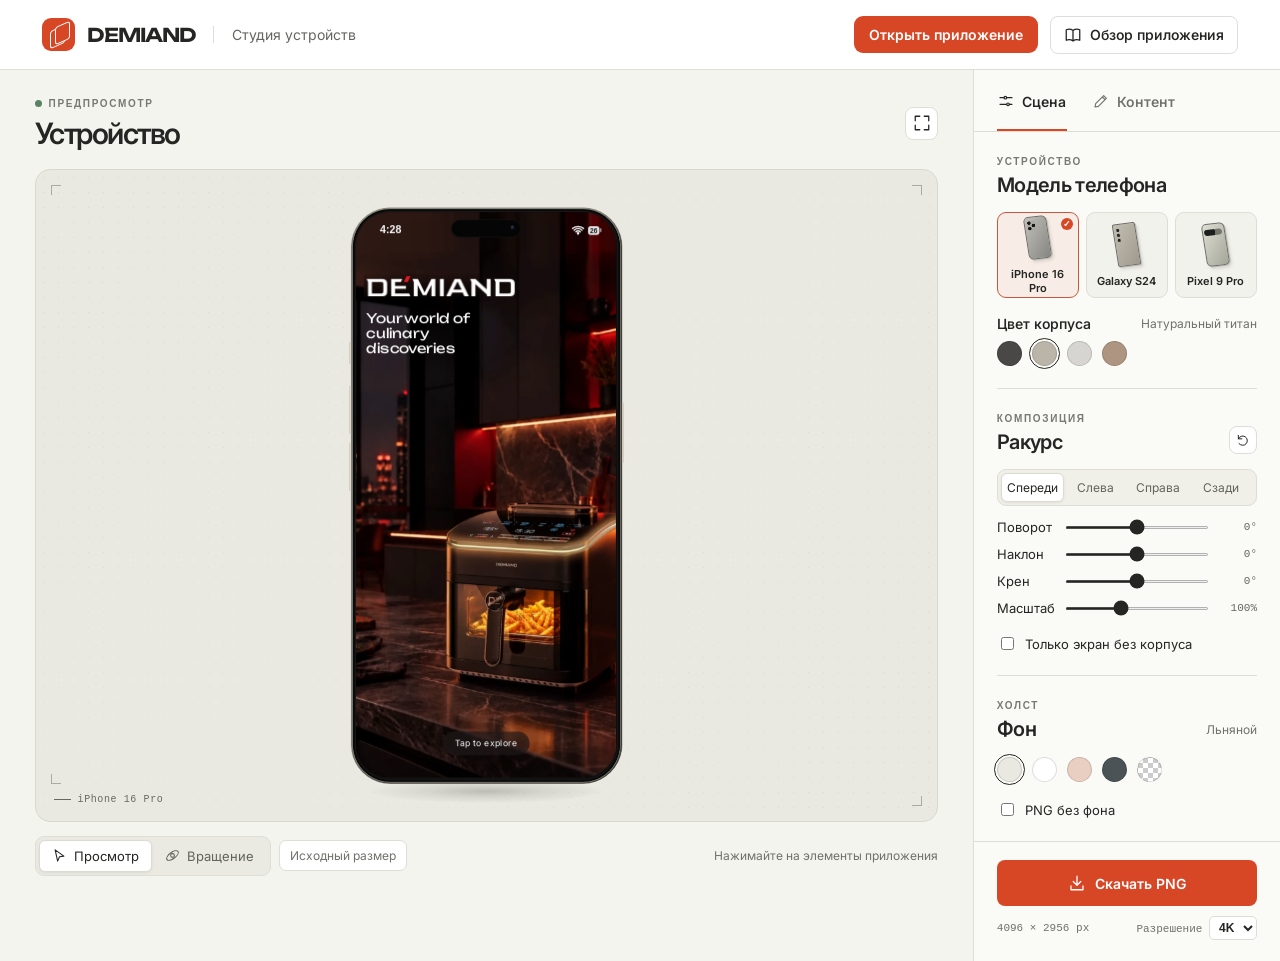
<file: index.html>
<!doctype html>
<html lang="ru">
<head><meta charset="utf-8"><meta name="viewport" content="width=device-width, initial-scale=1, viewport-fit=cover"><meta name="theme-color" content="#f7f7f5"><title>DEMIAND — Студия устройств</title><link rel="stylesheet" href="studio.css"><link rel="stylesheet" href="app.css?v=5"><link rel="manifest" href="manifest.webmanifest"><link rel="apple-touch-icon" href="assets/app-icon-192.png"><meta name="apple-mobile-web-app-capable" content="yes"><meta name="apple-mobile-web-app-title" content="DEMIAND"><link rel="stylesheet" href="app-mode.css?v=7"><link rel="preload" href="assets/inter-full.woff2" as="font" type="font/woff2" crossorigin><link rel="preload" href="assets/unbounded-full.woff2" as="font" type="font/woff2" crossorigin><link rel="stylesheet" href="typography.css?v=8"><link rel="stylesheet" href="control.css?v=7"></head>
<body>
<header class="top"><div class="brand"><i class="brandmark"></i><strong>DEMIAND</strong><span class="workspace-title">Студия устройств</span></div><a class="launch-app" href="app.html">Открыть приложение</a><button class="guide-link" id="guide"><i data-icon="book"></i> Обзор приложения</button></header>
<main class="workspace"><section class="preview-pane"><div class="view-head"><div><div class="eyebrow"><span class="signal-dot"></span>ПРЕДПРОСМОТР</div><h1>Устройство</h1></div><button id="expand" title="Развернуть превью" aria-label="Развернуть превью"><i data-icon="expand"></i></button></div>
<div id="stage"><div class="stage-grid"></div><canvas id="hardware" aria-hidden="true"></canvas><div id="phone"><div id="screen" aria-label="DEMIAND app"><div id="app" lang="en"></div></div></div><div class="stage-corner tl"></div><div class="stage-corner tr"></div><div class="stage-corner bl"></div><div class="stage-corner br"></div><div class="stage-label"><span class="tiny-line"></span><span id="model-caption">iPhone 16 Pro</span></div></div>
<div class="viewport-footer"><div class="mode-switch"><button id="interact"><i data-icon="pointer"></i>Просмотр</button><button id="orbit"><i data-icon="orbit"></i>Вращение</button></div><button id="read-view" title="Показать приложение в исходном размере">Исходный размер</button><span id="mode-hint">Нажимайте на элементы приложения</span></div></section>
<aside class="inspector"><nav class="inspector-tabs"><button id="scene-tab" class="active"><i data-icon="sliders"></i>Сцена</button><button id="edit-tab"><i data-icon="pen"></i>Контент</button></nav>
<div class="inspector-body"><div id="scene-panel"><section class="control-group"><div class="eyebrow">УСТРОЙСТВО</div><h2>Модель телефона</h2><div id="models" class="model-list"></div><div class="setting-title"><label>Цвет корпуса</label><span id="finish-label"></span></div><div id="finishes" class="swatches"></div></section>
<section class="control-group"><div class="group-heading"><div><div class="eyebrow">КОМПОЗИЦИЯ</div><h2>Ракурс</h2></div><button class="icon-btn" id="reset-angle" aria-label="Сбросить ракурс" title="Сбросить ракурс"><i data-icon="reset"></i></button></div><div id="presets" class="presets"></div><div id="angles"></div><label class="angle-row"><span>Масштаб</span><input id="zoom" aria-label="Масштаб" type="range" min="40" max="200" value="100"><output id="zoom-value">100%</output></label><label class="studio-check"><input type="checkbox" id="screen-only"> Только экран без корпуса</label></section>
<section class="control-group last"><div class="eyebrow">ХОЛСТ</div><div class="setting-title"><h2>Фон</h2><span id="bg-label"></span></div><div id="backgrounds" class="swatches"></div><label class="studio-check"><input type="checkbox" id="transparent-png"> PNG без фона</label></section></div>
<div id="edit-panel" hidden><div class="eyebrow">РЕДАКТОР</div><h2>Контент приложения</h2><p>Tap text or media on the phone, or choose an item below. Switch to Просмотр to navigate.</p><label class="form-label" for="items">Элементы экрана</label><select id="items"></select><div id="editor"></div><div class="local-note"><i data-icon="drive"></i>Изменения сохраняются в этом браузере.</div></div></div>
<footer class="export-footer"><button id="export"><i data-icon="download"></i><span>Скачать PNG</span></button><div class="export-meta"><span id="export-size"></span><label>Разрешение <select id="quality" aria-label="Разрешение PNG"><option value="2048">2K</option><option value="4096" selected>4K</option><option value="6144">6K</option></select></label></div></footer></aside></main>
<dialog id="guide-dialog"><header><div class="eyebrow">ОБЗОР ПРИЛОЖЕНИЯ</div><button id="close-guide" class="icon-btn" aria-label="Закрыть"><i data-icon="close"></i></button></header><h2>Изучите DEMIAND</h2><p>Выберите экран или задайте вопрос кулинарному ассистенту.</p><div id="shortcuts"></div><h3>Спросить ассистента</h3><div id="prompts"></div></dialog><div id="notice" role="status"></div>
<script src="vendor/html2canvas.min.js"></script><script src="icons.js?v=8"></script><script src="player.js"></script><script src="app.js?v=8"></script><script src="guided.js?v=8"></script><script src="recipe-library.js?v=8"></script><script src="library-view.js?v=8"></script><script src="control-data.js?v=7"></script><script src="control.js?v=7"></script><script src="texture.js"></script><script src="rear.js"></script><script src="android-rear.js"></script><script src="hardware.js"></script><script src="editor.js?v=7"></script><script src="studio.js?v=7"></script><script src="app-mode.js?v=7"></script></body></html>
</file>
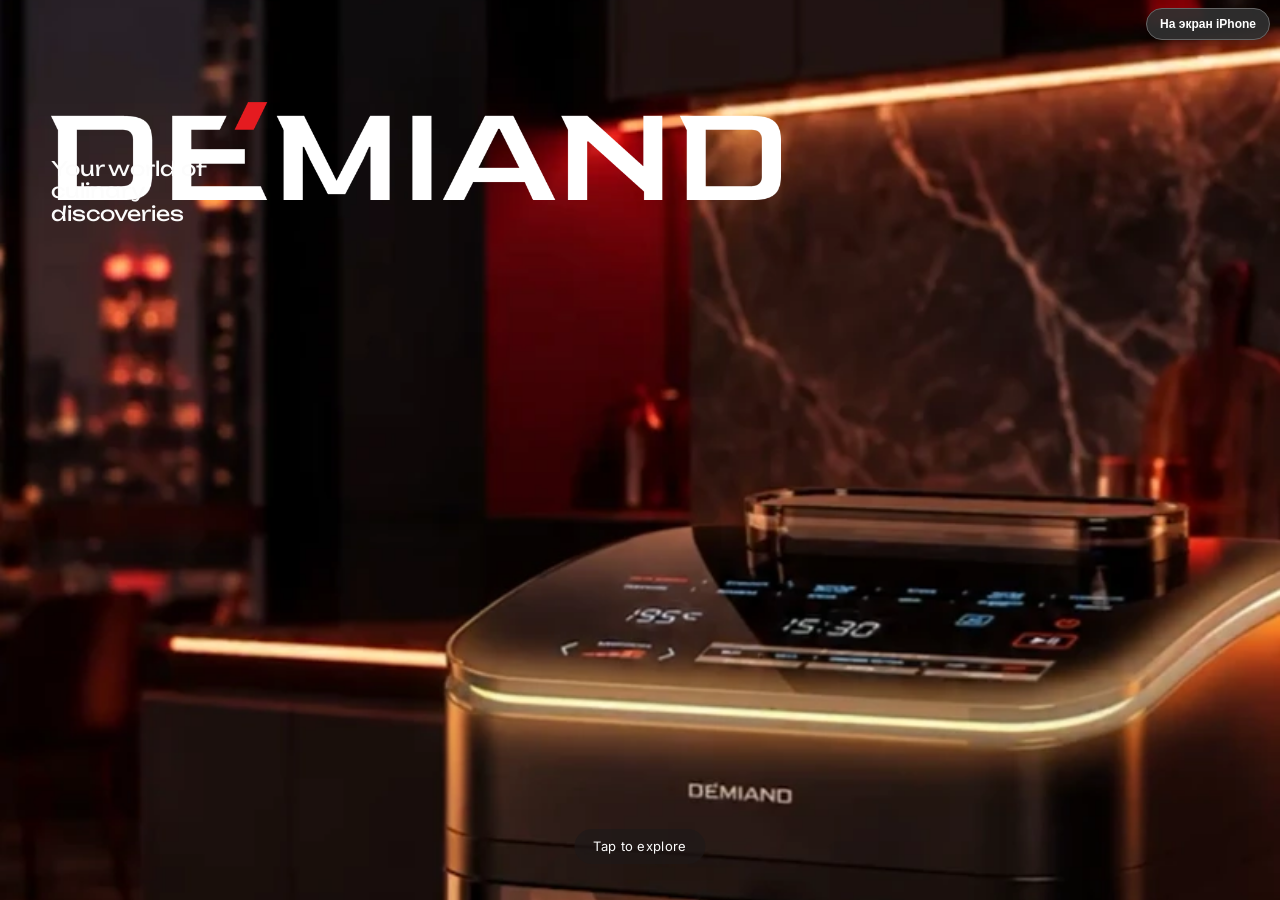
<file: app.html>
<!doctype html>
<html lang="en" class="phone-app">
<head>
  <meta charset="utf-8">
  <meta name="viewport" content="width=device-width, initial-scale=1, viewport-fit=cover">
  <meta name="theme-color" content="#191919">
  <meta name="color-scheme" content="dark">
  <meta name="apple-mobile-web-app-capable" content="yes">
  <meta name="apple-mobile-web-app-status-bar-style" content="black-translucent">
  <meta name="apple-mobile-web-app-title" content="DEMIAND">
  <title>DEMIAND</title>
  <link rel="manifest" href="manifest.webmanifest">
  <link rel="apple-touch-icon" href="assets/app-icon-192.png">
  <link rel="preload" href="assets/inter-full.woff2" as="font" type="font/woff2" crossorigin>
  <link rel="preload" href="assets/unbounded-full.woff2" as="font" type="font/woff2" crossorigin>
  <style>html,body{margin:0;background:#191919;color:white;color-scheme:dark}</style>
  <link rel="stylesheet" href="app.css?v=5">
  <link rel="stylesheet" href="app-mode.css?v=7">
  <link rel="stylesheet" href="typography.css?v=8">
  <link rel="stylesheet" href="control.css?v=7">
</head>
<body class="app-full">
  <main id="app" lang="en"></main>
  <div id="notice" role="status"></div>
  <script src="icons.js?v=8"></script>
  <script src="player.js"></script>
  <script src="app.js?v=8"></script>
  <script src="guided.js?v=8"></script><script src="recipe-library.js?v=8"></script><script src="library-view.js?v=8"></script>
  <script src="control-data.js?v=7"></script>
  <script src="control.js?v=7"></script>
  <script src="editor.js?v=7"></script>
  <script src="app-mode.js?v=7"></script>
</body>
</html>
</file>
<file: studio.css>
@font-face{font-family:Unbounded;src:url(assets/unbounded.woff2);font-weight:200 900}@font-face{font-family:Montserrat;src:url(assets/montserrat.woff2);font-weight:400}@font-face{font-family:Montserrat;src:url(assets/montserrat-semibold.woff2);font-weight:600 900}
:root{--ink:#252623;--muted:#70716b;--border:#deded6;--accent:#d74726;--pale:#f9eee8;--paper:#fafaf7;font:16px -apple-system,BlinkMacSystemFont,Inter,Arial,sans-serif;color:var(--ink);background:#f4f4ef}*{box-sizing:border-box}body{margin:0}button,input,select,textarea{font:inherit}button{cursor:pointer;color:inherit}button:disabled{opacity:.55;cursor:wait}button{border:0;background:none}button:focus-visible,input:focus-visible,select:focus-visible,textarea:focus-visible{outline:3px solid #df7452;outline-offset:3px}.ico{width:18px;height:18px;flex-shrink:0;vertical-align:middle}.top{height:70px;border-bottom:1px solid var(--border);background:#fff;display:flex;align-items:center;justify-content:space-between;padding:0 clamp(20px,3.3vw,58px)}.brand,.guide-link,.group-heading,.setting-title,.view-head,.viewport-footer,.export-meta,.mode-switch,.local-note,.stage-label{display:flex;align-items:center}.brand{gap:12px}.brand strong{font:650 19px Unbounded,Arial;letter-spacing:-1.1px}.brandmark{width:33px;height:33px;border-radius:9px;background:var(--accent);position:relative;display:block}.brandmark:before,.brandmark:after{content:"";position:absolute;width:13px;height:16px;border:1.5px solid white;border-radius:3px;transform:skewY(-23deg);left:8px;top:10px}.brandmark:after{left:13px;top:6px;background:var(--accent)}.workspace-title{margin-left:5px;border-left:1px solid var(--border);padding-left:18px;color:#656660;font-size:14px}.guide-link{gap:8px;font-size:14px;font-weight:550;border:1px solid var(--border);border-radius:8px;padding:9px 13px;background:#fff}.guide-link:hover,.icon-btn:hover,#expand:hover{background:#f2f2eb}.workspace{display:grid;grid-template-columns:minmax(0,1fr) clamp(304px,24vw,372px);max-width:1920px;margin:auto;min-height:calc(100svh - 70px)}.preview-pane{display:flex;flex-direction:column;padding:clamp(18px,2.7vw,46px);padding-top:clamp(18px,2vw,35px);min-width:0}.view-head{justify-content:space-between;margin-bottom:18px}.eyebrow{color:#777972;font:650 10px/1.5 -apple-system,BlinkMacSystemFont,Arial,sans-serif;letter-spacing:1.65px}.view-head .eyebrow{display:flex;align-items:center;gap:7px}.signal-dot{width:7px;height:7px;background:#5a8365;border-radius:50%;display:inline-block}.view-head h1{font-size:clamp(24px,2.3vw,36px);letter-spacing:-1.5px;font-weight:580;margin:4px 0 0}.icon-btn,#expand{border:1px solid var(--border);background:#fff;border-radius:8px;width:33px;height:33px;display:grid;place-items:center}#stage{min-height:400px;height:calc(100svh - 247px);max-height:1100px;position:relative;overflow:hidden;isolation:isolate;border:1px solid #d8d8cd;border-radius:15px;background:#e9e9e1}.stage-grid{position:absolute;inset:0;background-image:radial-gradient(circle,rgba(86,86,69,.19) .8px,transparent 1px);background-size:15px 15px;mask-image:linear-gradient(130deg,#0009, #0004 50%,#0009);pointer-events:none}#hardware{width:100%;height:100%;position:absolute;inset:0;pointer-events:none}#phone{position:absolute;left:50%;top:50%;width:0;height:0;transform-style:preserve-3d;pointer-events:none}#screen{position:absolute;overflow:hidden;isolation:isolate;transform-style:flat;transform-origin:center;pointer-events:auto;background:#191919;backface-visibility:hidden;-webkit-backface-visibility:hidden}#stage.orbit,#stage.orbit #screen{cursor:grab;touch-action:none}#stage.orbit #phone{pointer-events:none}#stage.orbit #screen{pointer-events:none}#stage.dragging{cursor:grabbing}.stage-label{position:absolute;left:18px;bottom:15px;gap:7px;font:10px/1.3 ui-monospace,monospace;letter-spacing:.6px;color:#67685f;pointer-events:none}.tiny-line{width:17px;height:1px;background:currentColor}.stage-corner{position:absolute;width:10px;height:10px;border-color:#8a8b7f;border-style:solid;opacity:.65;pointer-events:none}.tl{left:15px;top:15px;border-width:1px 0 0 1px}.tr{right:15px;top:15px;border-width:1px 1px 0 0}.bl{left:15px;bottom:37px;border-width:0 0 1px 1px}.br{right:15px;bottom:15px;border-width:0 1px 1px 0}.viewport-footer{margin-top:14px;justify-content:space-between;gap:8px}.mode-switch,.presets{padding:3px;border:1px solid var(--border);background:#eaeae3;border-radius:9px;display:flex}.mode-switch button,.presets button{display:flex;align-items:center;justify-content:center;gap:7px;padding:7px 12px;font-size:13px;border:1px solid transparent;border-radius:6px;color:#62645c}.mode-switch .active,.presets .active{background:#fff;color:#242622;border-color:#dbdbd2;box-shadow:0 1px 3px #0001}.mode-switch .ico{width:15px;height:15px}#mode-hint{font-size:12px;color:var(--muted)}.inspector{display:flex;flex-direction:column;min-width:0;border-left:1px solid var(--border);background:var(--paper)}.inspector-tabs{display:flex;padding:0 23px;gap:25px;border-bottom:1px solid var(--border)}.inspector-tabs button{display:flex;align-items:center;gap:8px;font-size:14px;font-weight:570;padding:22px 1px 19px;color:var(--muted);border-bottom:2px solid transparent}.inspector-tabs button.active{border-color:var(--accent);color:var(--ink)}.inspector-tabs .ico{width:16px}.inspector-body{padding:0 23px;flex:1}.control-group{padding:22px 0;border-bottom:1px solid var(--border)}.control-group.last{border:0}h2{margin:4px 0 15px;letter-spacing:-.65px;font-size:20px;font-weight:600}.model-list{display:grid;grid-template-columns:repeat(3,1fr);gap:7px}.model-card{border:1px solid var(--border);border-radius:9px;background:#f2f2ec;display:flex;flex-direction:column;align-items:center;justify-content:center;gap:8px;height:86px;font-size:11px;font-weight:600;text-align:center;position:relative}.model-card.active{border-color:#ca573b;background:#f8ede6}.model-card.active:after{content:"✓";position:absolute;right:5px;top:5px;background:var(--accent);color:white;border-radius:100%;width:12px;height:12px;font:bold 9px/12px Arial}.mini-phone{width:23px;height:43px;background:linear-gradient(125deg,#c2c0b9,#858582);border:1px solid #6c6b67;box-shadow:1px 1px 0 #bfbfba,2px 3px 3px #39372c22;border-radius:5px;position:relative;transform:rotate(-9deg) skewY(2deg)}.mini-phone:before{content:"";position:absolute;top:3px;left:2px;width:9px;height:10px;border-radius:3px;background:radial-gradient(circle at 25% 22%,#181916 1.4px,transparent 2px),radial-gradient(circle at 70% 50%,#171916 1.5px,transparent 2px),radial-gradient(circle at 26% 78%,#191a18 1.4px,transparent 2px),#aaa9a3}.mini-phone.galaxy{border-radius:2px;background:linear-gradient(125deg,#c3beb2,#9f9a8d)}.mini-phone.galaxy:before{background:radial-gradient(circle,#252521 47%,transparent 52%) left top/4px 5px repeat-y;height:15px;width:4px}.mini-phone.pixel{background:linear-gradient(125deg,#deded3,#a4a599)}.mini-phone.pixel:before{width:18px;height:6px;border-radius:6px;background:linear-gradient(to right,#1b201e 60%,#72756a 60%);top:5px;left:1px}.setting-title,.group-heading,.export-meta{justify-content:space-between}.setting-title{margin:17px 0 9px}.setting-title label,.form-label{font-size:14px;font-weight:550}.setting-title span,.export-meta,#edit-panel p,.local-note{font-size:12px;color:var(--muted)}.swatches{display:flex;gap:10px;align-items:center}.swatch{width:25px;height:25px;border-radius:50%;border:1px solid #0002;position:relative;background:var(--swatch)}.swatch.active:after{content:"";position:absolute;inset:-4px;border:1.5px solid var(--ink);border-radius:inherit}.swatch.checker,.checker{background-color:#fff;background-image:conic-gradient(#ccc 25%,transparent 0 50%,#ccc 0 75%,transparent 0);background-size:10px 10px}.group-heading>.icon-btn{width:28px;height:28px}.group-heading .ico{width:14px}.presets{margin:0 0 13px;background:#f0f0e9;gap:0}.presets button{flex:1;padding:6px 0;font-size:12px}.angle-row{margin-top:11px;display:grid;grid-template-columns:58px 1fr 38px;gap:10px;align-items:center;font-size:13px}.angle-row output{text-align:right;color:#66675f;font:11px ui-monospace,monospace}.angle-row input{width:100%;margin:0;accent-color:var(--ink);height:3px;cursor:pointer}.last h2{margin:0}.last .setting-title{margin:4px 0 16px}.export-footer{padding:18px 23px 21px;border-top:1px solid var(--border)}#export{width:100%;display:flex;align-items:center;justify-content:center;gap:9px;border-radius:8px;background:var(--accent);color:white;font-size:14px;font-weight:600;padding:14px}#export:hover{background:#c43e20}.export-meta{margin-top:10px;font:11px ui-monospace,monospace}.export-meta span:last-child{font-family:inherit}#edit-panel{padding:24px 0}#edit-panel p,dialog p{line-height:1.6;font-size:14px}.form-label{display:block;margin:20px 0 7px}#items,#editor textarea{width:100%;padding:10px;background:#fff;border:1px solid var(--border);border-radius:7px;font-size:14px}#items{margin-bottom:10px}#editor textarea{min-height:90px;resize:vertical}.edit-actions{display:flex;flex-wrap:wrap;gap:8px;margin:12px 0}.edit-actions button,.upload-label{padding:9px 11px;border-radius:6px;background:#e7e7df;font-weight:550;font-size:13px;cursor:pointer}.edit-actions .primary,.upload-label{background:var(--ink);color:white}.media-sample{width:100%;max-height:150px;object-fit:contain;background:#e7e7df;border-radius:7px;margin-top:8px}.local-note{gap:6px;margin-top:25px}.local-note .ico{width:15px}dialog{border:1px solid var(--border);border-radius:16px;padding:24px;width:min(420px,93vw);background:var(--paper);color:var(--ink);box-shadow:0 30px 80px #0003}dialog::backdrop{background:#16161270}dialog header{display:flex;align-items:center;justify-content:space-between}dialog h2{margin-bottom:5px}dialog p{color:var(--muted)}dialog h3{font-size:16px;margin:24px 0 9px}#shortcuts{display:flex;flex-wrap:wrap;gap:6px}#shortcuts button{font-size:13px;border:1px solid var(--border);border-radius:6px;padding:7px 9px;background:#fff}#prompts button{display:block;width:100%;text-align:left;font-size:14px;padding:10px 0;border-bottom:1px solid var(--border)}#notice{position:fixed;bottom:20px;left:50%;transform:translateX(-50%);border-radius:9px;background:#272822;color:#fff;font-size:14px;line-height:1.4;padding:11px 17px;box-shadow:0 4px 22px #0002;z-index:80;pointer-events:none;opacity:0}#notice.show{opacity:1}body.expanded .top,body.expanded .inspector,body.expanded .view-head .eyebrow{display:none}body.expanded .workspace{display:block}body.expanded .preview-pane{padding:14px}body.expanded #stage{height:calc(100svh - 126px);max-height:none}body.expanded .view-head{margin:0 0 9px}body.expanded h1{font-size:20px}[hidden]{display:none!important}
@media(min-width:730px) and (max-height:760px){.control-group{padding:14px 0}.model-card{height:69px}.mini-phone{height:33px;width:18px}.inspector-tabs button{padding:16px 1px}.export-footer{padding-top:12px;padding-bottom:13px}.control-group h2{font-size:18px}.view-head{margin-bottom:12px}#stage{height:calc(100svh - 213px);min-height:365px}}
@media(max-width:729px){.top{height:54px;padding:0 15px}.brand{gap:8px}.brandmark{width:29px;height:29px}.brand strong{font-size:16px}.workspace-title{font-size:12px;padding-left:11px;margin-left:1px}.guide-link{padding:6px 8px;font-size:12px}.workspace{grid-template-columns:1fr}.preview-pane{padding:15px}.view-head{margin-bottom:9px}.view-head h1{font-size:23px}.view-head .eyebrow{font-size:9px}.viewport-footer{margin-top:9px}#stage{height:min(65svh,660px);min-height:310px}.inspector{border-left:0;border-top:1px solid var(--border)}.inspector-tabs button{padding:15px 0}.inspector-body{padding:0 18px}.control-group{padding:16px 0}#scene-panel{display:grid;grid-template-columns:1fr 1fr;column-gap:20px}.control-group.last{grid-column:1/-1}.export-footer{padding:15px 18px}.model-card{height:73px}.inspector-tabs{padding:0 18px}.export-meta{justify-content:center;gap:12px}}@media(max-width:510px){#scene-panel{display:block}.stage-label{font-size:9px}.control-group{padding:16px 0}.mode-switch button{padding:6px 10px}#mode-hint{font-size:11px}.brand strong{font-size:14px}.workspace-title{padding-left:8px}.guide-link .ico{width:15px}.inspector-tabs{justify-content:space-around}.swatches{gap:14px}}
#read-view{border:1px solid var(--border);border-radius:7px;background:white;padding:7px 10px;font-size:12px;color:var(--muted);margin-right:auto}#read-view.active{color:var(--accent);border-color:var(--accent)}#quality{border:1px solid var(--border);border-radius:5px;padding:3px 5px;color:var(--ink);background:white;font:600 12px Arial}.reading #stage{min-height:940px;height:940px}.reading .preview-pane{overflow-x:clip}.reading .view-head{position:sticky;top:0;background:#f4f4ef;z-index:2;padding:5px 0}.reading .viewport-footer{position:sticky;bottom:0;z-index:8;background:#f4f4ef;padding:8px 0}.reading .inspector{align-self:start;position:sticky;top:0}.viewport-footer{flex-wrap:wrap;gap:8px}#mode-hint{margin-left:auto}@media(max-width:510px){.reading #stage{min-height:850px;height:850px}#mode-hint{flex:1;text-align:right}}

.studio-check{display:flex;align-items:center;gap:8px;font-size:13px;margin-top:18px;cursor:pointer}.studio-check input{accent-color:#d74726}

#stage.checker{background-image:conic-gradient(#ddd 25%,transparent 0 50%,#ddd 0 75%,transparent 0);background-size:20px 20px}#stage.checker .stage-grid{display:none}#stage.screen-flat .island{visibility:hidden}
</file>
<file: app.css>
.app-root{position:relative;width:100%;height:100%;display:flex;flex-direction:column;overflow:hidden;background:#191919;color:#fcfcfc;font:16px/1.45 Inter,Arial,sans-serif;--red:#f21e29;--panel:#242424;--muted-app:#a9a9a9}.app-root *{scrollbar-width:none}.app-root ::-webkit-scrollbar{display:none}.app-root h2,.app-root h3,.app-root h4,.app-root h1{font-family:Unbounded,Arial,sans-serif;letter-spacing:-.5px;font-weight:650;color:inherit}.app-root h2{font-size:21px;line-height:1.28;margin:8px 0 12px}.app-root h3{font-size:16px;line-height:1.4;margin:7px 0}.app-root b,.app-root strong{font-weight:650}.app-root button{color:inherit;font:inherit}.app-root button:hover{filter:brightness(1.12)}.app-root button:focus-visible,.app-root input:focus-visible{outline-color:#f99}.app-root img,.app-root video{display:block}.app-root .ico{width:22px;height:22px}.app-root p{margin:10px 0}.app-root small{font-size:13px;color:#b8b8b8}.app-root .logo{width:146px;height:auto;object-fit:contain}.statusbar{position:relative;z-index:5;height:54px;flex-shrink:0;display:flex;justify-content:space-between;align-items:center;padding:0 25px 0 36px;font:600 16px -apple-system,Arial,sans-serif;pointer-events:none}.status-right{display:flex;gap:5px;align-items:center}.status-right .ico{width:20px;stroke-width:2.4}.battery{position:relative;font:700 10px Arial;color:#191919;background:#e3e3e3;border-radius:4px;padding:1px 3px}.battery:after{content:'';position:absolute;width:2px;height:6px;right:-3px;top:3px;background:#aaa;border-radius:2px}.island{width:105px;height:27px;border-radius:22px;background:#050505;position:absolute;left:50%;top:11px;transform:translateX(-50%);border:1px solid #161616}.island:after{content:'';position:absolute;right:8px;top:8px;width:7px;height:7px;border-radius:50%;background:radial-gradient(circle at 40% 30%,#32445b,#090b11 58%)}.android .island{width:13px;height:13px;top:13px}.android .island:after{right:3px;top:3px;width:5px;height:5px}.appscroll{flex:1;min-height:0;overflow:auto;overscroll-behavior:contain;padding-bottom:100px}.appnav{position:absolute;z-index:6;bottom:20px;left:14px;right:14px;display:flex;align-items:stretch;padding:4px;background:rgba(22,22,22,.97);border-radius:24px;border:1px solid #373737;box-shadow:0 4px 18px #0005;height:65px}.appnav button{min-width:0;flex:1;display:flex;flex-direction:column;align-items:center;justify-content:center;gap:3px;padding:3px 0;border-radius:17px}.appnav img,.appnav video{height:21px;width:24px;object-fit:contain}.appnav button.selected{background:linear-gradient(130deg,#555,#727272 58%,#494949)}.appnav small{font:600 11px Inter,Arial;color:#a5a5a5}.appnav .selected small{color:white}.app-brand{display:flex;height:92px;align-items:center;justify-content:space-between;padding:6px 15px 12px}.profile-button{background:linear-gradient(155deg,#636363,#282828 42%,#272727 64%,#505050);border:1px solid #545454;border-radius:14px;display:grid;justify-items:center;padding:5px}.profile-button .ico{background:#242424;border-radius:12px;width:42px;height:40px;padding:6px;fill:white;stroke:none}.profile-button small{color:#fff;font-weight:650;font-size:11px}.sticky-search{background:#191919;position:sticky;top:0;z-index:3;padding:10px 15px 11px;border-bottom:1px solid #2b2b2b}.appliances{display:flex;background:#2c2c2c;border-radius:7px;margin-bottom:9px}.appliances button{flex:1;padding:3px;min-height:52px;display:flex;flex-direction:column;align-items:center;justify-content:center;gap:2px;font-size:13px;border:1px solid transparent;border-radius:7px}.appliances img,.appliances video{height:21px;width:28px;object-fit:contain}.appliances .selected{background:linear-gradient(145deg,#4d4d4d,#6c6c6c 36%,#424242 66%,#656565);border-color:#aaa}.in-search,.composer,.sheet-form{display:flex;align-items:center;gap:10px;padding:0 14px;border-radius:30px;background:#242424}.in-search{height:39px;color:#aaa}.in-search input,.composer input,.sheet-form input{min-width:0;flex:1;background:none;border:0;color:white;font:550 16px Inter,Arial;width:100%;height:100%}.in-search button{padding:0}.in-search .ico{width:20px}.filter-rail,.rail,.feed-tabs,.option-cloud{display:flex;align-items:center;gap:7px}.filter-rail,.rail,.feed-tabs{overflow-x:auto;overscroll-behavior-x:contain}.filter-rail{margin:13px -15px 0;padding:0 15px}.filter-rail button,.option-cloud button,.feed-tabs button{display:flex;align-items:center;justify-content:center;gap:6px;white-space:nowrap;background:#252525;border-radius:24px;padding:8px 12px;color:#c5c5c5;font-size:14px;font-weight:600}.filter-rail .ico{width:18px;height:18px}.filter-rail .ico:has(path[d^="M6 3"]){color:#f82d38;fill:#f82d38}.filter-rail .chosen,.option-cloud .chosen{background:#ec2631;color:white}.video-shelf{background:#242424;border-radius:14px;margin:18px 0;padding:12px 0 16px}.video-shelf header{display:flex;justify-content:space-between;align-items:center;padding:0 15px 8px;gap:8px}.video-shelf h3{max-width:198px}.fresh{font-size:12px;font-weight:700;white-space:nowrap;color:#fff2dc;background:linear-gradient(125deg,#a55212,#cf6335,#a41622);padding:4px 8px;border:1px solid #ed9a44;border-radius:6px;box-shadow:0 0 6px #e7a13988}.rail{padding:0 15px;align-items:stretch}.video-tile{position:relative;flex:0 0 157px;height:245px;border-radius:12px;overflow:hidden}.cover-button,.inline-video{padding:0;position:relative;display:block;width:100%;height:100%;text-align:left}.cover-button img,.cover-button video,.inline-video img,.inline-video video{width:100%;height:100%;object-fit:cover}.cover-button:after{content:'';position:absolute;inset:0;background:linear-gradient(transparent 40%,#000c)}.cover-button strong{position:absolute;z-index:1;bottom:10px;left:9px;right:9px;font-size:14px}.bookmark{position:absolute;right:7px;top:8px;background:#1717176b;border-radius:5px;padding:2px}.bookmark .ico{width:17px}.saved{color:#ff464c!important}.recipe-grid,.device-grid,.accessories{display:grid;grid-template-columns:1fr 1fr;gap:8px}.recipe-tile,.device-tile,.accessories button{padding:0 0 10px;text-align:left;background:#242424;border-radius:13px;overflow:hidden;min-width:0}.recipe-tile img,.recipe-tile video{width:100%;height:137px;object-fit:cover}.recipe-tile strong,.recipe-tile small{display:block;margin:6px 9px;font-size:14px}.recipe-tile small .ico,.detail-title small .ico{width:14px;height:14px}.promo{display:flex;gap:10px;align-items:center;border-radius:9px;background:#393939;padding:9px;margin:14px;text-align:left}.promo img{width:66px}.promo p{font-size:12px}.promo strong{display:block;background:white;color:#222;text-align:center;padding:5px;border-radius:7px;font-size:13px}.empty,.chat-intro{text-align:center;display:flex;flex-direction:column;align-items:center;justify-content:center;padding:22px 17px}.empty.tall{min-height:530px}.empty>.ico,.empty .avatar.big{width:56px;height:56px;padding:16px;background:#333;border-radius:50%;margin-bottom:12px}.empty p{color:#aaa}.empty>img{width:160px}.app-root .white-btn,.app-root .red-btn,.app-root .outline-btn{width:100%;padding:16px 9px;border-radius:13px;text-align:center;font-weight:650;line-height:1.2;margin:6px 0}.app-root .white-btn{background:#fff;color:#191919}.app-root .red-btn{background:var(--red);color:white}.app-root .outline-btn{border:1px solid #666;color:white}.demi-head,.app-header{display:flex;align-items:center;justify-content:space-between;flex-shrink:0;padding:12px 15px;border-bottom:1px solid #2c2c2c;min-height:59px}.demi-head{text-align:center;padding:13px 15px 17px}.demi-head h2{margin:0;font:750 25px Inter,Arial}.demi-head small{font-size:13px;letter-spacing:.7px}.demi-head button,.over-controls button,.story-title button{display:grid;place-items:center;width:52px;height:52px;border-radius:15px;background:#2b2b2b}.demi-head button:first-child{border-radius:50%;color:#898989}.feed-tabs{margin:14px;background:#222;border-radius:30px;padding:3px;gap:0}.feed-tabs button{background:none;padding:8px 9px;font-size:12px;color:white;flex:1}.feed-tabs .selected{background:#3b3b3b;border:1px solid #626262}.post{padding:16px 15px;border-bottom:1px solid #2d2d2d}.post header,.post footer{display:flex;align-items:center;gap:8px}.post header div{flex:1}.post header b,.post header small{display:block;font-size:13px}.post p{white-space:pre-line}.avatar{width:39px;height:39px;display:grid;place-items:center;border-radius:50%;background:#333;color:#888}.avatar .ico{width:18px}.post header button{padding:5px;color:#b5b5b5}.post header .ico{width:17px}.post header .follow{background:var(--red);color:#fff;padding:8px;border-radius:7px}.post .muted{color:#bbb;font-size:13px;padding:0}.post-photo{width:calc(100% + 30px);margin:12px -15px 5px;max-height:620px;object-fit:cover}.post footer button{font-size:13px;padding:5px 1px}.post .save-post{margin-left:auto}.liked{color:#ff424a!important}.post footer .ico{width:18px}.app-header h2{flex:1;margin:0 12px;min-width:0;font-size:20px}.app-header .logo{max-width:156px}.app-header>button{padding:4px}.over-controls{position:absolute;top:60px;left:15px;right:15px;display:flex;justify-content:space-between;z-index:4;pointer-events:none}.over-controls button,.story-title button{background:#555b;pointer-events:auto}.over-controls.right{justify-content:flex-end}.page-recipe>.statusbar,.page-video>.statusbar,.page-welcome>.statusbar{position:absolute;inset:0 0 auto}.recipe-hero{width:100%;height:435px;object-fit:cover}.detail-title,.center{text-align:center}.detail-title{padding:18px;background:#242424}.detail-title h2{font-size:23px}.app-card,.step-card{background:#303030;padding:15px;border-radius:12px;margin:10px 0}.nutrition{display:flex;flex-wrap:wrap;gap:7px;text-align:center}.nutrition div{flex:1;font-size:12px;color:#bbb}.nutrition b{display:block;margin:7px 0;color:white;font-size:16px}.nutrition small{width:100%}.ingredient{display:flex;align-items:center;gap:6px;margin:10px 0}.ingredient span{flex:1;border-bottom:2px dotted #555}.ingredient input{width:23px;height:23px;accent-color:#e62630}.portions,.detail-actions,.bottom-actions{display:flex;gap:5px}.portions button{flex:1;border:1px solid #555;border-radius:8px;padding:8px;font-size:14px}.portions .selected{background:white;color:#222}.padded{padding:0 15px}.accessories{padding:0 15px}.accessories img{width:100%;height:150px;object-fit:cover}.accessories b{display:block;padding:7px}.step-card{padding:0;overflow:hidden}.step-card img,.step-card video,.cook-photo{width:100%;height:245px;object-fit:cover}.step-card div{padding:15px}.detail-actions{position:absolute;bottom:92px;left:15px;right:15px;z-index:4}.detail-actions button{flex:1;background:#383838ed;border-radius:8px;padding:8px;font-size:13px;font-weight:600}.detail-actions .ico{width:15px}.detail-scroll{padding-bottom:155px}.inline-video{height:290px}.inline-video>span{position:absolute;top:50%;left:50%;transform:translate(-50%,-50%);background:var(--red);padding:14px;border-radius:50%}.bottom-actions{padding:10px 15px 30px;flex-direction:column;flex-shrink:0}.bottom-actions button{margin:0!important}.story-video{position:absolute;inset:0;width:100%;height:100%;object-fit:cover;background:#101010}.story-title{position:absolute;top:60px;left:15px;right:15px;display:flex;gap:12px;align-items:center;text-shadow:0 1px 7px #000}.story-title button{flex:none}.device-grid{padding:0 15px;gap:10px}.device-tile{text-align:center;padding:15px 6px;display:flex;align-items:center;flex-direction:column;justify-content:center;gap:8px}.device-tile img,.device-tile video{width:110px;height:125px;object-fit:contain}.device-tile b{font-size:15px}.page-remote .in-search,.page-shop .in-search{margin-bottom:14px}.product-hero,.setup-photo{width:100%;height:270px;object-fit:contain}.setup-scroll{padding:35px 8px 10px}.app-root ol{padding-left:30px}.app-root li{padding:3px 3px 3px 2px;color:#ccc}.pair-device{display:grid;grid-template-columns:65px 1fr;align-items:center;width:95%;background:#2b2b2b;border-radius:11px;padding:12px;margin:12px auto}.pair-device img{width:50px;grid-row:span 2}.pair-device small{grid-column:2}.chat-intro{flex:1;gap:9px;padding:20px 30px 50px}.chat-intro .logo{margin-bottom:10px}.chat-intro h3{font-size:17px;line-height:1.5}.chat-intro p{font-weight:600;margin:5px}.composer{margin:10px 15px 37px;padding:5px 10px 5px 16px;height:47px;flex-shrink:0;background:#303030}.composer button,.sheet-form button{padding:4px;color:#bbb}.chat-thread{padding:10px 16px 0;display:flex;flex-direction:column;justify-content:safe flex-end;align-items:flex-start;gap:8px}.bubble{max-width:89%;padding:12px 14px;margin-left:25px;background:#2a2a2a;border-radius:20px 20px 20px 4px;white-space:pre-line;flex-shrink:0}.bubble.mine{align-self:flex-end;margin:0;background:#572327;border-radius:20px 20px 4px 20px}.rating{font-size:13px;color:#ccc;margin:0 0 5px 25px}.rating button{padding:4px 8px;background:#303030;border-radius:6px;margin-left:5px}.welcome{position:absolute;inset:0;width:100%;height:100%;text-align:left;overflow:hidden}.welcome .splash-bg{position:absolute;inset:0;width:100%;height:100%;object-fit:cover}.welcome .splash-logo{position:absolute;top:11.3%;left:4%;width:57%;height:auto}.welcome h2{position:absolute;left:4%;top:17.5%;font-size:29px;line-height:1.14;margin:0;font-weight:650}.welcome-cta{position:absolute;bottom:4%;left:50%;transform:translateX(-50%);font-size:13px;letter-spacing:.3px;border-radius:20px;padding:8px 19px;background:#1e1918ab;white-space:nowrap}.sheet-overlay{position:absolute;inset:0;z-index:12;background:#0009;display:flex;align-items:flex-end}.app-sheet{width:100%;max-height:84%;overflow:auto;background:linear-gradient(#292929,#161616);padding:12px 15px 34px;border-radius:30px 30px 0 0}.sheet-handle{height:4px;width:83px;border-radius:4px;background:#777;margin:0 auto 16px}.app-sheet header,.bag-row{display:flex;align-items:center;justify-content:space-between}.app-sheet header button .ico{width:18px}.option-cloud{flex-wrap:wrap;margin:14px 0 27px}.option-cloud button{border:1px solid #555}.time-range{margin:12px 0 24px}.time-range output{display:block}.time-range input{width:100%;accent-color:var(--red)}.sheet-row,.bag-row{display:flex;justify-content:space-between;text-align:left;width:100%;padding:12px 2px;border-bottom:1px solid #393939}.comment-list{min-height:275px;max-height:400px;overflow:auto}.comment-list .empty{min-height:270px}.sheet-form{height:43px}.app-sheet textarea{width:100%;min-height:110px;background:#333;color:white;border:1px solid #555;padding:10px;border-radius:8px}.editing #app [data-key]:hover{outline:2px solid #ffac70;outline-offset:1px;cursor:crosshair}.editing #app [data-key].picked{outline:2px dashed #ff9568;outline-offset:-2px}.editing #app video{pointer-events:auto}.page-cooking .appscroll,.page-setup .appscroll{padding-bottom:10px}
.welcome h2{max-width:220px}.editing .statusbar{pointer-events:auto}
.detail-scroll{position:relative}.recipe-player{background:#303030;border-radius:15px;padding:15px;margin:10px 0}.recipe-player h3{display:flex;align-items:center;justify-content:center;gap:7px;margin:0 0 17px;font-size:20px}.recipe-player h3 .ico{width:18px}.player-frame{aspect-ratio:9/16;position:relative;background:#fff;color:#222;overflow:hidden;border-radius:14px}.recipe-footage,.player-poster{position:absolute;inset:0;width:100%;height:100%;object-fit:cover}.player-poster{background:white}.player-brand{position:absolute;left:8%;width:84%;top:50%;transform:translateY(-50%)}.player-ribbon{position:absolute;top:55.5%;left:0;background:#df0017;color:#fff;font-size:12px;padding:4px 11px 4px 9px;clip-path:polygon(0 0,86% 0,100% 100%,0 100%)}.app-root .player-play{position:absolute;top:50%;left:50%;transform:translate(-50%,-50%);width:63px;height:63px;background:#f21e28;color:#fff;display:grid;place-items:center;border-radius:50%;box-shadow:0 2px 12px #0007}.app-root .player-play .ico{width:24px;height:24px}.player-controls{position:absolute;left:4%;right:6%;bottom:3.2%;display:flex;align-items:center;gap:12px}.player-time{font-weight:700;color:white;text-shadow:0 0 4px #222,0 1px 6px #222;font-size:17px;white-space:nowrap}.player-seek{flex:1;min-width:0;accent-color:#ee1e29;height:4px}.recipe-player.playing .player-play{opacity:0}.recipe-player.playing:hover .player-play,.recipe-player.playing .player-play:focus{opacity:.85}
.cook-head{position:relative;display:flex;align-items:center;justify-content:center;height:65px;flex-shrink:0}.app-root .cook-head h2{margin:0;font-size:22px}.cook-head button{position:absolute;right:14px;top:50%;transform:translateY(-50%);padding:2px;color:#fff}.step-meter{display:flex;gap:4px;margin:14px 15px 19px;flex-shrink:0}.step-meter i{flex:1;height:9px;border-radius:10px;background:#646464}.step-meter .done{background:white}.guided-body{padding:0 15px 15px}.guided-photo{display:block;width:100%;aspect-ratio:1.6;object-fit:cover;border-radius:15px}.app-root .step-instruction{font:400 25px/1.42 -apple-system,BlinkMacSystemFont,Arial,sans-serif;color:#e7e3eb;white-space:pre-line;margin:12px 0}.prep-row{display:flex;align-items:flex-end;gap:6px;margin:13px 0;font:600 21px/1.16 -apple-system,Arial,sans-serif}.prep-row b{max-width:49%}.prep-row i{flex:1;min-width:5px;border-bottom:2px dashed #5b5b5b;margin-bottom:3px}.prep-row strong{white-space:nowrap}.guide-arrows{display:grid;grid-template-columns:1fr 1fr;gap:12px;margin:14px 15px 62px;flex-shrink:0}.guide-arrows button{height:52px;border-radius:17px;font-size:18px;font-weight:650}.guide-arrows .prev-step{border:1px solid #666}.guide-arrows .next-step{background:white;color:#222}.guide-arrows .ico{width:28px;height:28px}.reply-cards{display:grid;width:calc(100% - 30px);margin-left:25px;grid-template-columns:1fr 1fr;gap:7px;flex-shrink:0}.reply-cards .recipe-tile{display:flex;flex-direction:column;background:#303030;border:1px solid #363636;border-radius:15px}.reply-cards .recipe-tile strong{font:600 13px/1.45 Unbounded,Arial;margin:8px 10px 12px}.reply-cards .recipe-tile small{margin:auto 10px 5px}.reply-cards .recipe-tile img{height:135px}.cooked-banner{display:flex;align-items:center;gap:10px;padding:13px 12px;position:absolute;z-index:15;top:74px;left:15px;right:15px;background:#3e9548;color:white;border-radius:13px;font:600 15px/1.45 -apple-system,Arial}.cooked-banner>.ico{border-radius:50%;background:white;color:#3e9548;padding:3px;width:21px;height:21px}.cooked-banner button{margin-left:auto;opacity:.8;padding:2px}.confetti{position:absolute;z-index:14;inset:0;overflow:hidden;pointer-events:none}.confetti i{position:absolute;left:var(--x);top:-12%;display:block;width:6px;height:11px;background:var(--color);animation:confetti-fall var(--duration) var(--delay) ease-in both}.confetti .star{clip-path:polygon(50% 0,62% 36%,99% 36%,68% 58%,79% 95%,50% 72%,20% 95%,31% 58%,0 36%,38% 36%);width:15px;height:16px}.confetti .dot{width:9px;height:11px;border-radius:50%}.confetti .ribbon{width:8px;height:48px;border:2px solid var(--color);background:none;border-top:0;border-bottom:0;border-radius:60%}.confetti .strip{height:17px;width:3px}@keyframes confetti-fall{from{transform:translateY(0) rotate(0)}to{transform:translate(var(--drift),1000px) rotate(var(--twist))}}@media(prefers-reduced-motion:reduce){.confetti{display:none}}
</file>
<file: app-mode.css>
.launch-app{display:inline-flex;align-items:center;text-decoration:none;background:#d74726;color:white;padding:10px 15px;border-radius:9px;font-size:14px;font-weight:600;margin-left:auto;margin-right:12px}
html:has(.app-full){background:#191919;color-scheme:dark;overflow:hidden;overscroll-behavior:none}
.app-full{margin:0;background:#191919;color:white;overflow:hidden;overscroll-behavior:none}
.app-full>.top,.app-full>.workspace{display:none!important}
.app-full>#app{
  position:relative;
  width:100%;
  height:100dvh;
  height:var(--app-viewport-height,100dvh);
}
.app-full .statusbar{height:max(12px,env(safe-area-inset-top));padding:0}
.app-full .statusbar>*{display:none}
.app-full .page-recipe>.statusbar,.app-full .page-video>.statusbar,.app-full .page-welcome>.statusbar{height:max(12px,env(safe-area-inset-top))}
.app-full .appnav{bottom:max(10px,calc(env(safe-area-inset-bottom) - 14px));height:68px}
.app-full .appscroll{padding-bottom:calc(100px + env(safe-area-inset-bottom))}
.app-full .detail-scroll{padding-bottom:calc(175px + env(safe-area-inset-bottom))}
.app-full .detail-actions{bottom:calc(86px + env(safe-area-inset-bottom))}
.app-full .composer{margin-bottom:max(12px,env(safe-area-inset-bottom))}
.app-full .guided-controls{padding-bottom:max(16px,env(safe-area-inset-bottom))}
.app-full .over-controls,.app-full .story-title{top:calc(max(12px,env(safe-area-inset-top)) + 8px)}
.app-full .app-root input,.app-full .app-root textarea{font-size:16px}
.app-full #notice{bottom:calc(100px + env(safe-area-inset-bottom));background:#383838;color:white}
.app-full .install-app{position:fixed;top:calc(env(safe-area-inset-top) + 8px);right:10px;z-index:20;display:flex;gap:8px;align-items:center;background:#303030eb;color:white;border:1px solid #666;border-radius:20px;padding:8px 13px;font:600 12px Arial}
.install-dialog{background:#fafaf7;color:#252623;border:0;border-radius:20px;padding:24px;max-width:min(90vw,400px);font:16px/1.5 -apple-system,Arial,sans-serif}
.install-dialog::backdrop{background:#0008}.install-dialog h2{font-size:21px}.install-dialog button{background:#d74726;color:white;border-radius:10px;padding:10px 18px;margin-top:12px}.install-dialog a{color:#a32c17}
@media(max-width:510px){.workspace-title{display:none}.launch-app{padding:9px 11px;font-size:12px;margin-right:5px}.guide-link{font-size:0}.guide-link .ico{width:18px}}

.app-full:has(#app:not(.page-welcome)) .install-app{display:none}
.app-full .guide-arrows{margin-bottom:max(20px,env(safe-area-inset-bottom))}
.app-full .app-brand{height:95px}
.app-full .appliances{margin-bottom:10px}
.app-full .appliances button{min-height:54px}
.app-full .appliances .selected{background:linear-gradient(150deg,#393939 8%,#878787 35%,#444 62%,#292929);border-color:#ddd;box-shadow:inset 0 0 3px #fff8,0 0 3px #fff5}
.app-full .in-search{height:40px}
.app-full .in-search input::placeholder{color:#aaa;opacity:1}
.app-full .filter-rail{margin-top:15px}
.app-full .sticky-search{padding-bottom:14px}
.app-full .video-shelf{margin-top:20px;padding-top:5px}
.app-full .video-tile{flex-basis:160px;height:250px}
.app-full .video-shelf header{padding-bottom:3px}
.app-full .fresh{background:linear-gradient(125deg,#a55212,#a41922);box-shadow:0 0 6px #e7a139aa,inset 0 0 4px #e7a13988}
.app-full .profile-button{border-radius:17px 17px 9px 9px;padding-bottom:7px}
.app-full .demi-head small{font-weight:600}
.app-full .appnav small{font-size:clamp(10px,3.3vw,13px)}

/* The phone entry has its own document and never mounts the studio canvas. */
html.phone-app{min-height:100%;background:#191919;color-scheme:dark;-webkit-text-size-adjust:100%}
.phone-app *, .phone-app *::before,.phone-app *::after{box-sizing:border-box}
.phone-app body{min-height:100%;font-family:Inter,Arial,sans-serif}
.phone-app button,.phone-app input,.phone-app textarea,.phone-app select{font:inherit;color:inherit}
:where(.phone-app) button{border:0;background:none;cursor:pointer}.phone-app button:disabled{opacity:.55}
.phone-app .ico{width:18px;height:18px;flex-shrink:0;vertical-align:middle}
.phone-app #app{width:100%;height:100vh;height:var(--keyboard-height,100dvh);background:#191919}
.phone-app.installed,.phone-app.installed body{height:100lvh;min-height:100%;margin:0}
.phone-app.installed #app{height:var(--keyboard-height,100%)}
.app-full .statusbar{background:#191919;height:env(safe-area-inset-top,0px);box-shadow:none;filter:none;backdrop-filter:none}
.app-full .appnav{bottom:max(10px,calc(env(safe-area-inset-bottom) - 12px));background:#191919;box-shadow:none}
.app-full #notice{position:fixed;left:50%;transform:translateX(-50%);max-width:90%;padding:10px 14px;z-index:30;border-radius:10px;opacity:0;pointer-events:none}
.app-full #notice.show{opacity:1}
.app-full .demi-head,.app-full .app-header{background:#191919;box-shadow:none;filter:none}
.app-full .cooked-banner{top:calc(env(safe-area-inset-top) + 16px)}
/* Let Safari scroll long feeds as a document so that its toolbar can collapse.
   The installed app and short, keyboard-driven views keep one internal scroller. */
.phone-app:not(.installed):is([data-page=Demigram],[data-page=Recipes]),
.phone-app:not(.installed):is([data-page=Demigram],[data-page=Recipes]) body{overflow:visible}
.phone-app:not(.installed) #app:is(.page-demigram,.page-recipes){height:auto;min-height:100dvh;overflow:visible}
.phone-app:not(.installed) :is(.page-demigram,.page-recipes)>.appscroll{overflow:visible;flex:none}
.phone-app:not(.installed) :is(.page-demigram,.page-recipes)>.appnav{position:fixed}
.phone-app:not(.installed) .page-demigram>.demi-head{position:sticky;top:env(safe-area-inset-top);z-index:5}

.phone-app.installed .appnav{position:fixed}
.phone-app .statusbar,.phone-app .page-welcome>.statusbar,.phone-app .page-video>.statusbar,.phone-app .page-recipe>.statusbar{height:env(safe-area-inset-top,0px);background:#191919}
.app-root .native-launch{position:absolute;inset:0;display:grid;place-items:center;width:100%;height:100%;background:#191919}
.native-launch img{width:46%;max-width:215px;mix-blend-mode:lighten}
.daily-story{position:absolute;inset:0;display:grid;align-items:end;background:#171717}
.daily-story>img{width:100%;height:100%;position:absolute;inset:0;object-fit:cover}
.daily-story>div{position:relative;background:linear-gradient(transparent,#101010ed 35%);padding:80px 18px max(34px,env(safe-area-inset-bottom))}
.app-root .daily-story a{display:block;text-decoration:none;color:#161616;background:white;font-weight:700}

.phone-app:not(.installed) :is(.page-demigram,.page-recipes)>.sheet-overlay{position:fixed;inset:0;overscroll-behavior:contain}
.phone-app:not(.installed):has(:is(.page-demigram,.page-recipes)>.sheet-overlay){overflow:hidden}
</file>
<file: typography.css>
@font-face {
  font-family: Inter;
  src: url('assets/inter-full.woff2') format('woff2');
  font-weight: 100 900;
  font-style: normal;
  font-display: swap;
}
@font-face {
  font-family: Unbounded;
  src: url('assets/unbounded-full.woff2') format('woff2');
  font-weight: 200 900;
  font-style: normal;
  font-display: swap;
}
:root { font-family: Inter, Arial, sans-serif; }
.app-root {
  font-family: Inter, Arial, sans-serif;
  font-size: 16px;
  font-weight: 400;
  font-optical-sizing: auto;
  font-synthesis: none;
  --red: #ee252c;
}
.app-root h1, .app-root h2, .app-root h3, .app-root h4 {
  font-family: Unbounded, Arial, sans-serif;
  font-weight: 400;
  letter-spacing: normal;
}
.app-root h1 { font-size: 24px; }
.app-root h2 { font-size: 20px; }
.app-root h3 { font-size: 16px; }
.app-root h4 { font-size: 14px; }
.app-root p { font-family: Inter, Arial, sans-serif; font-size: 16px; font-weight: 400; }
.app-root b, .app-root strong { font-weight: 700; }
.app-root small { font-family: Inter, Arial, sans-serif; font-size: 12px; font-weight: 400; }
.app-root input, .app-root textarea { font-family: Inter, Arial, sans-serif; font-weight: 400; }
.app-root .in-search input { font-size: 16px; }
.app-root .appnav small { font-family: Inter, Arial, sans-serif; font-size: 13px; font-weight: 500; }
.app-root .appnav .selected small { font-weight: 700; }
.app-root .appliances button, .app-root .filter-rail button, .app-root .option-cloud button,
.app-root .profile-button small, .app-root .fresh { font-family: Inter, Arial, sans-serif; font-size: 13px; font-weight: 500; }
.app-root .appliances b { font-weight: 500; }
.app-root .cover-button strong, .app-root .recipe-tile strong { font-family: Inter, Arial, sans-serif; font-size: 16px; font-weight: 700; }
.app-root .recipe-tile small { font-size: 12px; font-weight: 400; }
.app-root .reply-cards .recipe-tile strong { font-family: Inter, Arial, sans-serif; font-size: 13px; font-weight: 700; }
.app-root .step-instruction { font: 500 24px/1.42 Inter, Arial, sans-serif; }
.app-root .prep-row { font: 400 20px/1.3 Inter, Arial, sans-serif; }
.app-root .prep-row b, .app-root .prep-row strong { font-weight: 500; }
.app-root .demi-head h2 { font-family: Unbounded, Arial, sans-serif; font-size: 24px; font-weight: 400; }
.app-root .demi-head small { font-size: 12px; }
.app-root .app-header h2, .app-root .cook-head h2 { font-size: 20px; }
.app-root .device-tile b, .app-root .sheet-row { font-size: 13px; font-weight: 500; }
.app-root .promo b, .app-root .product-title { font-family: Inter, Arial, sans-serif; font-size: 20px; font-weight: 700; }
.app-root .app-sheet .muted, .app-root .rating, .app-root .post header b, .app-root .post header small { font-size: 13px; }
.app-root .post header b { font-weight: 700; }
.app-root .post footer button, .app-root .nutrition small { font-size: 12px; font-weight: 400; }
.app-root .muted { font-size: 12px; }
.app-root a { color: #ee252c; }
.app-root .welcome h2 { font-family: Unbounded, Arial, sans-serif; font-weight: 400; }

/* Sizes in logical points, matched at the phone viewport used in the recording. */
.app-root .demi-head h2{font:600 22px/1.25 Unbounded,Arial,sans-serif;letter-spacing:-.5px}
.app-root .demi-head small{font:700 13px/1.4 Inter,sans-serif;color:#999;letter-spacing:1px}
.app-root .feed-tabs{margin:14px 16px;padding:2px;display:grid;grid-template-columns:1.4fr .65fr 1.18fr .85fr}
.app-root .feed-tabs button{font:700 13px/1.3 Inter,sans-serif;min-height:36px;padding-inline:4px}
.verified{color:#fff;background:#329ada;border-radius:50%;font:bold 9px Inter;padding:1px 3px}
.app-root .post p{font:400 18px/1.4 Inter,sans-serif;margin:18px 0 4px}
.app-root .post header b{font:600 13px Unbounded,sans-serif}
.app-root .post header small,.app-root .post .muted{font:600 14px/1.45 Inter,sans-serif;color:#999}
.app-root .appnav small,.app-root .filter-rail button,.app-root .appliances b,.app-root .profile-button small,.app-root .fresh{font-weight:700}
.app-root .in-search input{font:650 17px/1.25 Inter,sans-serif}
.app-root .video-shelf h3,.app-root .app-header h2,.app-root .cook-head h2,.app-root .program-header h2,.app-root .padded h2{font-weight:600}
.app-root .post .avatar{object-fit:cover}
.app-root .profile-button{width:53px;height:74px;padding:3px 3px 5px;flex-shrink:0}
.app-root .profile-button .ico{width:44px;height:45px;padding:10px;border-radius:13px;background:#292929}
.app-root .filter-rail button{min-height:37px;padding:9px 16px;font-size:15px}
.app-root .demi-head{padding:16px 16px 17px;min-height:86px}
.app-root .demi-head h2{font-size:23px}
.app-root .post{padding:20px 16px 16px}
.app-root .post .follow{width:40px;height:40px}
.app-root .post .post-photo{margin-inline:-16px;width:calc(100% + 32px)}

.app-root .filter-rail button{color:#aaa;font-weight:600}
.app-root .filter-rail .chosen{color:white}
.app-root .in-search input{font-weight:600}

.library-ingredient{display:flex;align-items:baseline;gap:12px;padding:10px 0;border-bottom:1px solid #383838}
.library-ingredient>span{flex:1}.library-ingredient>strong{max-width:55%;font-weight:500;text-align:right}
.library-ingredient input{flex:none;align-self:center}
.library-copy{white-space:pre-line}
.step-card .library-step-photo{display:block;height:auto;max-height:330px;object-fit:contain}
.guided-body .library-ingredient{font:500 20px/1.3 Inter,sans-serif}

.app-root .detail-actions button,.app-root .fresh{display:inline-flex;align-items:center;justify-content:center;gap:6px}
.app-root .detail-actions .ico{width:17px;height:17px;flex:none}
.app-root .fresh .ico{width:14px;height:14px;color:#ff9c43;fill:currentColor}
.app-root .verified{display:inline-grid;place-items:center;width:13px;height:13px;padding:0}
.app-root .verified .ico{width:10px;height:10px;stroke-width:3}
.app-root .rating-label{position:absolute;width:1px;height:1px;overflow:hidden;clip-path:inset(50%)}
</file>
<file: control.css>
.remote-icon{display:inline-block;width:24px;height:24px;flex:none;vertical-align:middle;position:relative;overflow:hidden}
.app-root :is(.unit-row,.permission-copy,.connection-list,.pair-choice,.program-list,.smart-options,.feature-row,.fan-row,.control-sheet,.dashboard,.control-bottom,.wifi-form,.feedback-card){box-sizing:border-box}
.app-root :is(.page-remote,.page-models) .logo{width:160px}
:is(.page-remote,.page-models,.page-setup,.page-dashboard,.page-programs,.page-smart) .app-header{min-height:58px;border:0}
:is(.page-remote,.page-models)>.padded h2{margin:14px 0 8px}
:is(.page-remote,.page-models) .device-grid{display:grid;grid-template-columns:repeat(2,minmax(0,1fr));gap:10px}
:is(.page-remote,.page-models) .device-tile{border-radius:9px;background:#202020;color:#aaa;padding:10px;height:auto;min-height:155px}
:is(.page-remote,.page-models) .device-tile img{width:100%;height:108px}
:is(.page-remote,.page-models) .device-tile b{max-width:134px;font:600 15px/1.3 Inter,sans-serif}
.page-models .in-search{margin-bottom:13px}
.app-root .control-bottom{display:grid;gap:12px;padding:12px 16px max(24px,env(safe-area-inset-bottom));flex:none}
.app-root .control-bottom button,.app-root .wifi-form>.red-btn{margin:0}
.app-root :is(.control-bottom,.dashboard,.wifi-form,.smart-options,.control-sheet) .red-btn{background:#df002b}
.setup-scroll{padding:42px 16px 12px}.setup-scroll li{font-weight:600;color:#aaa;margin-bottom:4px}
.permission-copy,.pair-progress,.wifi-form{padding:0 16px}
.permission-copy>p,.permission-copy article b,.pair-choice b,.wifi-form label input,.unit-row b,.feedback-card button{font:700 16px/1.4 Inter,sans-serif}
.permission-copy article{padding:15px;display:flex;gap:14px;background:#292929;border-radius:12px;margin-bottom:6px}
.permission-copy article p{font:600 14px/1.4 Inter,sans-serif;margin:3px 0}
.app-root .pair-choice{display:flex;align-items:center;gap:14px;text-align:left;margin:6px 16px;width:calc(100% - 32px);background:#282828;border:1px solid transparent;border-radius:10px;padding:10px}
.pair-choice.chosen{border-color:#bbb}.pair-choice img{height:78px;width:78px;object-fit:contain}
.pair-progress{text-align:center}.pair-progress img{display:block;height:74px;width:80px;object-fit:contain;margin:30px auto}
.pair-progress progress{width:82%;height:8px;display:block;margin:0 auto 18px;appearance:none;border:0;border-radius:9px;overflow:hidden;background:#303030;color:white}
.pair-progress progress::-webkit-progress-bar{background:#303030}.pair-progress progress::-webkit-progress-value{background:#fff;transition:width .4s}
.pair-progress p{font:600 15px/1.42 Inter,sans-serif;color:#a2a2a2;max-width:350px;margin:10px auto 30px}
.app-root .connection-list{padding:6px 12px;margin:0 16px;border:1px solid #555;border-radius:16px}
.app-root .connection-list li{display:flex;justify-content:space-between;gap:12px;align-items:center;padding:8px 0;font-weight:600;color:#808080}
.connection-list .ico{color:#48974f}.app-root .connection-list :is(.done,.busy){color:white}
.spinner{width:18px;height:18px;border:2px solid #444;border-top-color:white;border-radius:50%;animation:control-spin 1s linear infinite}
.wifi-form{display:flex;flex-direction:column;flex:1;min-height:0;overflow:auto;padding-bottom:max(24px,env(safe-area-inset-bottom))}
.wifi-pulse{display:grid;place-items:center;flex:1;min-height:65px;max-height:32vh}.wifi-pulse .ico{box-sizing:content-box;padding:21px;border-radius:50%;background:#202020;outline:1px solid #282828;outline-offset:18px;width:36px;height:36px}
.wifi-form h2{text-align:center}.wifi-form label{position:relative;display:flex;align-items:center;border:1px solid #555;border-radius:12px;margin:5px 0}
.wifi-form label span{position:absolute;clip-path:inset(100%)}.wifi-form label input{min-width:0;flex:1;height:52px;background:none;color:white;border:0;padding:0 12px}
.wifi-form label button{padding:12px}.wifi-form small{margin:6px 0 12px}.app-root .wifi-form>.red-btn{margin-top:auto;flex:none}
.app-root .controller-scroll,.app-root .page-setup .appscroll{padding-bottom:22px}
.dashboard,.smart-options{padding:0 16px}
.unit-row{display:flex;align-items:center;gap:10px;margin:8px 0 16px;min-height:62px}
.unit-row img{width:60px;height:60px;object-fit:contain}.unit-row>div{flex:1;min-width:0}.unit-row b{font-size:14px}
.app-root .unit-state{display:table;background:#18341f;color:#65aa6b;margin-top:3px;font:600 12px/1.5 Inter,sans-serif;padding:1px 6px;border-radius:3px}
.app-root .unit-state.off{color:#a9a9a9;background:#343434}.app-root .unit-state.paused{color:#ee6666;background:#392121}
.app-root .power{width:60px;height:60px;background:#292929;border-radius:15px}.app-root .power.on{background:#e0002a}
.settings{opacity:.55}.setup-ok{display:flex;align-items:center;gap:10px;padding:12px;background:#212121;border-radius:12px;font:600 14px/1.45 Inter,sans-serif;margin-bottom:8px}
.setup-ok .ico{color:#72ba76}
.dashboard fieldset{margin:0;padding:0;border:0;min-width:0}.dashboard fieldset:disabled{opacity:.38;pointer-events:none}
.dial-pickers{--row:34px;position:relative;display:flex;overflow:hidden;border-radius:20px;background:#202020;padding-inline:16px}
.dial-pickers::before{content:"";position:absolute;left:16px;right:16px;top:50%;height:44px;transform:translateY(-50%);background:#2c2c2c;border:1px solid #ddd;border-radius:15px;pointer-events:none}
.wheel{width:50%;height:calc(var(--row)*5);padding:calc(var(--row)*2) 0;overflow-y:auto;scroll-snap-type:y mandatory;overscroll-behavior:contain;scrollbar-width:none;position:relative;mask-image:linear-gradient(transparent,#000 33% 67%,transparent)}
.wheel>div{height:var(--row);scroll-snap-align:center;text-align:center;font:500 15px/var(--row) Inter,sans-serif;color:#aaa}
.wheel>div.current{font-size:23px;font-weight:700;color:white}
.feature-row,.weight-options,.run-actions,.preset-values{display:flex;gap:6px}
.feature-row{margin:16px 0 6px}.app-root .feature-row button,.app-root .program-tile{position:relative;flex:1;min-width:0;padding:7px 3px;display:flex;flex-direction:column;align-items:center;justify-content:center;background:#242424;border:1px solid transparent;border-radius:10px;gap:4px;font:700 11px/1.2 Inter,sans-serif}
.feature-row button[aria-pressed=true],.app-root .program-tile.selected{border-color:#ddd;background:#303030}
.fan-row{text-align:center;margin:8px 0 12px}.fan-row>b{display:block;font-size:12px;margin:4px}
.fan-row>div,.run-adjust{display:flex;align-items:stretch;overflow:hidden;border-radius:13px;height:40px;background:#292929}
.fan-row button,.run-adjust button{flex:1;background:#2b2b2b;font-size:21px}.fan-row .at-limit{color:#777}
.fan-row span[aria-label]{display:flex;align-items:center;justify-content:center;gap:3px;width:33%;background:#202020}
.fan-row span[aria-label] i{height:80%;width:11px;border-radius:2px;background:#494949}.fan-row span[aria-label] .lit{background:white}
.program-strip{display:grid;grid-template-columns:repeat(4,minmax(0,1fr));gap:10px}
.standard-strip{margin:15px 0 36px}.program-tile{min-height:82px}.app-root .program-tile b{font:700 12px/1.2 Inter,sans-serif;display:-webkit-box;-webkit-box-orient:vertical;-webkit-line-clamp:2;overflow:hidden}
.program-tile sup{position:absolute;right:-3px;top:-4px;border:1px solid #65ad5e;border-radius:20px;background:#202520;padding:2px}
.smart-strip,.smart-search{background:linear-gradient(145deg,#765642,#332f2e 50%,#1b1b1b);border-radius:14px}
.smart-strip{margin:0 -16px;padding:14px 16px 22px}.smart-strip header{position:relative;font-weight:700;font-size:15px;margin-bottom:12px;line-height:1.2}
.smart-strip header small{float:right;background:#a34410;border-radius:4px;padding:3px 6px;color:white}
.program-strip img,.program-list.compact img{width:100%;aspect-ratio:1;object-fit:cover;border-radius:8px}
.program-header{display:flex;align-items:center;position:relative;min-height:54px;padding:8px 15px;gap:18px}
.program-header>.program-switch{margin:auto;transform:translateX(-17px)}
.program-switch{display:flex;width:max-content;border-radius:25px;background:#242424;margin:0 auto 10px}
.program-switch button{border-radius:25px;padding:7px 17px;font:600 13px Inter,sans-serif}.program-switch .selected{background:#555}
.smart-search{padding:8px 16px;border-radius:0}.program-list{padding:6px 16px}.program-list.compact{display:grid;grid-template-columns:repeat(4,minmax(0,1fr));gap:9px}
#program-list>h3{color:#999;margin:16px;font-size:16px}.app-root .program-detail{width:100%;display:flex;align-items:center;text-align:left;padding:5px 0;gap:12px}
.program-detail>.remote-icon,.preset-preview>.remote-icon{width:52px;height:52px;background-size:800% 800%;border:1px solid #777;border-radius:12px}
.program-detail>div{flex:1}.program-detail b{font-size:15px}.app-root .program-detail p,.app-root .preset-preview p,.app-root .smart-card p{font:500 13px/1.4 Inter,sans-serif;color:#aaa;margin:3px 0}
.program-list.smart .program-detail{background:#222;margin-bottom:6px;border-radius:12px;padding:6px}.program-detail img{width:28%;aspect-ratio:1;object-fit:cover;border-radius:10px}
.control-sheet{position:relative;width:100%;max-height:calc(100% - max(30px,env(safe-area-inset-top)));overflow:auto;overscroll-behavior:contain;padding:50px 16px max(26px,env(safe-area-inset-bottom));border-radius:28px 28px 0 0;background:linear-gradient(#232323,#171717 72%,#080808);animation:control-sheet-in .22s ease-out}
.close-control{position:absolute;right:12px;top:12px;min-width:36px;min-height:36px;color:#aaa}
.control-overlay{background:#0009}.control-preset .unit-row{margin-top:0}.preset-preview{display:flex;gap:12px;margin:18px 0}.preset-values b,.weight-options button{flex:1;text-align:center;padding:14px 4px;border:1px solid #777;border-radius:10px}
.preset-values{margin:16px 0 20px}.control-stop{margin:auto 16px;border-radius:18px;padding:20px;background:#262626}.control-stop>.close-control{display:none}
.run-adjust,.run-actions{margin:9px 0;height:49px}.run-adjust b{display:grid;place-items:center;width:33%;background:#202020}
.run-actions button{flex:1;border-radius:12px;background:#292929;font-weight:700}.run-actions .resume{background:#dd002b}
.fan-dial{width:min(65%,28vh);aspect-ratio:1;margin:8px auto 10px;position:relative;display:grid;place-items:center;border-radius:50%;border:5px solid #393939}
.fan-dial::before{content:'';position:absolute;top:-5px;background:#df002b;border-radius:50%;width:9px;height:9px;z-index:1}
.fan-dial img{position:absolute;width:96%;height:96%;object-fit:contain}.fan-dial.spinning img{animation:control-spin 4s linear infinite}.fan-dial>div{z-index:1;display:grid;text-align:center;line-height:1.1}
.fan-dial strong{font:600 38px Unbounded,sans-serif}.fan-dial small{border-bottom:1px solid #b72134}
.smart-label,.smart-card,.total-time{border-radius:8px}.smart-label{background:linear-gradient(100deg,#c26527,#79300d);text-align:center;padding:7px;font-weight:700;font-size:13px}
.smart-card{display:flex;align-items:stretch;gap:9px;background:#242424;margin:10px 0 18px;padding:5px}.smart-card img{width:28%;object-fit:cover;border-radius:8px}.smart-card small{display:block}.smart-card button{background:#303030;font-size:12px;font-weight:600;width:100%;padding:7px;margin-top:5px;border-radius:7px}
.weight-options{margin:6px 0 20px}.weight-options button{padding:10px 2px;font-size:12px;font-weight:700}.weight-options .selected{background:white;color:#202020}
.stage-dials{display:flex;gap:0;align-items:center;justify-content:space-around;margin:30px 0 10px}.stage-dials>div{text-align:center;min-width:0;flex:1}
.stage-dials b,.total-time{display:table;margin:0 auto;background:#303030;padding:3px 8px;font:500 13px Unbounded,sans-serif;border-radius:20px}
.stage-dials strong{width:85%;max-width:96px;aspect-ratio:1;margin:5px auto;display:grid;place-items:center;border-radius:50%;border:6px solid #393939;background:#1d1d1d;font:600 13px Unbounded,sans-serif}
.stage-dials .active b{color:#171717;background:white}.stage-dials .active strong{border-bottom-color:#e0002a}.total-time{font-size:18px;margin-bottom:16px}
.smart-hero{width:100%;max-height:320px;object-fit:contain}.control-recipe h2{text-align:center}.control-recipe .control-bottom{position:sticky;bottom:0;padding:4px 0}
.feedback-card{margin:12px 16px;padding:12px;background:#222;border-radius:12px}.feedback-card textarea{width:100%;min-height:90px;border:1px solid #555;background:#262626;color:white;border-radius:8px;padding:10px;font:inherit}.feedback-card>div{display:flex;gap:8px}.feedback-card button{flex:1}
@keyframes control-spin{to{transform:rotate(1turn)}}
@keyframes control-sheet-in{from{transform:translateY(40px);opacity:.5}}
@media(prefers-reduced-motion:reduce){.fan-dial.spinning img,.spinner,.control-sheet{animation:none}}
.app-root .control-run{min-height:calc(100% - max(48px,env(safe-area-inset-top)));max-height:calc(100% - max(48px,env(safe-area-inset-top)))}
.control-run .unit-row{margin:12px 0 18px}.unit-row .current-program{flex:0 0 58px;display:grid;justify-items:center;text-align:center}.current-program small{line-height:1.2}
.control-run .feature-row button{min-height:62px}
.control-run .fan-dial{width:min(70%,29vh);max-width:255px}
.control-run .run-adjust,.control-run .run-actions{height:54px}
.control-run .fan-row>div{height:41px}
.app-root .control-bottom{padding-bottom:max(38px,env(safe-area-inset-bottom))}
.smart-card{min-height:155px}.smart-card>div{flex:1;display:flex;flex-direction:column;justify-content:center}.smart-card img{min-height:145px}
.smart-options>.stage-dials{margin-top:48px}
.feature-row button{min-height:57px}
.dial-pickers{--row:36px}.standard-strip{margin-top:19px}

.app-root .remote-icon>img{position:absolute;width:800%;height:800%;max-width:none;max-height:none;aspect-ratio:auto;margin:0;padding:0;object-fit:fill;border:0;border-radius:0;pointer-events:none}

.control-menu-backdrop{position:absolute;inset:0;z-index:12;background:#0003}
.control-menu{position:absolute;right:16px;top:calc(108px + max(0px,env(safe-area-inset-top) - 54px));display:grid;background:#292929;border:1px solid #454545;box-shadow:0 4px 16px #0006;border-radius:12px;min-width:165px;overflow:hidden}
.app-full .control-menu{top:calc(env(safe-area-inset-top) + 48px)}
.control-menu button{display:flex;gap:10px;align-items:center;padding:10px 13px;font:600 14px Inter,sans-serif;text-align:left}
.control-menu .ico{width:18px;height:18px}.control-info .manual-page{width:100%;height:auto;margin:0}
.control-info h2{font-size:17px;margin-top:0}.control-forget{margin:auto 16px;border-radius:15px}

.feature-art{display:grid;place-items:center}
.control-run .feature-row{gap:12px}
.app-root .control-run .feature-row button{background:transparent;border:0;padding:0;gap:6px}
.control-run .feature-art{width:100%;height:60px;border:1px solid #777;border-radius:12px;background:#232323}
.control-run button[aria-pressed=true] .feature-art{border:2px solid white}
.control-run .fan-dial img{opacity:.55}
.control-run .unit-row{margin-bottom:30px}
.control-run .run-adjust,.control-run .run-actions{margin-block:12px}
</file>
